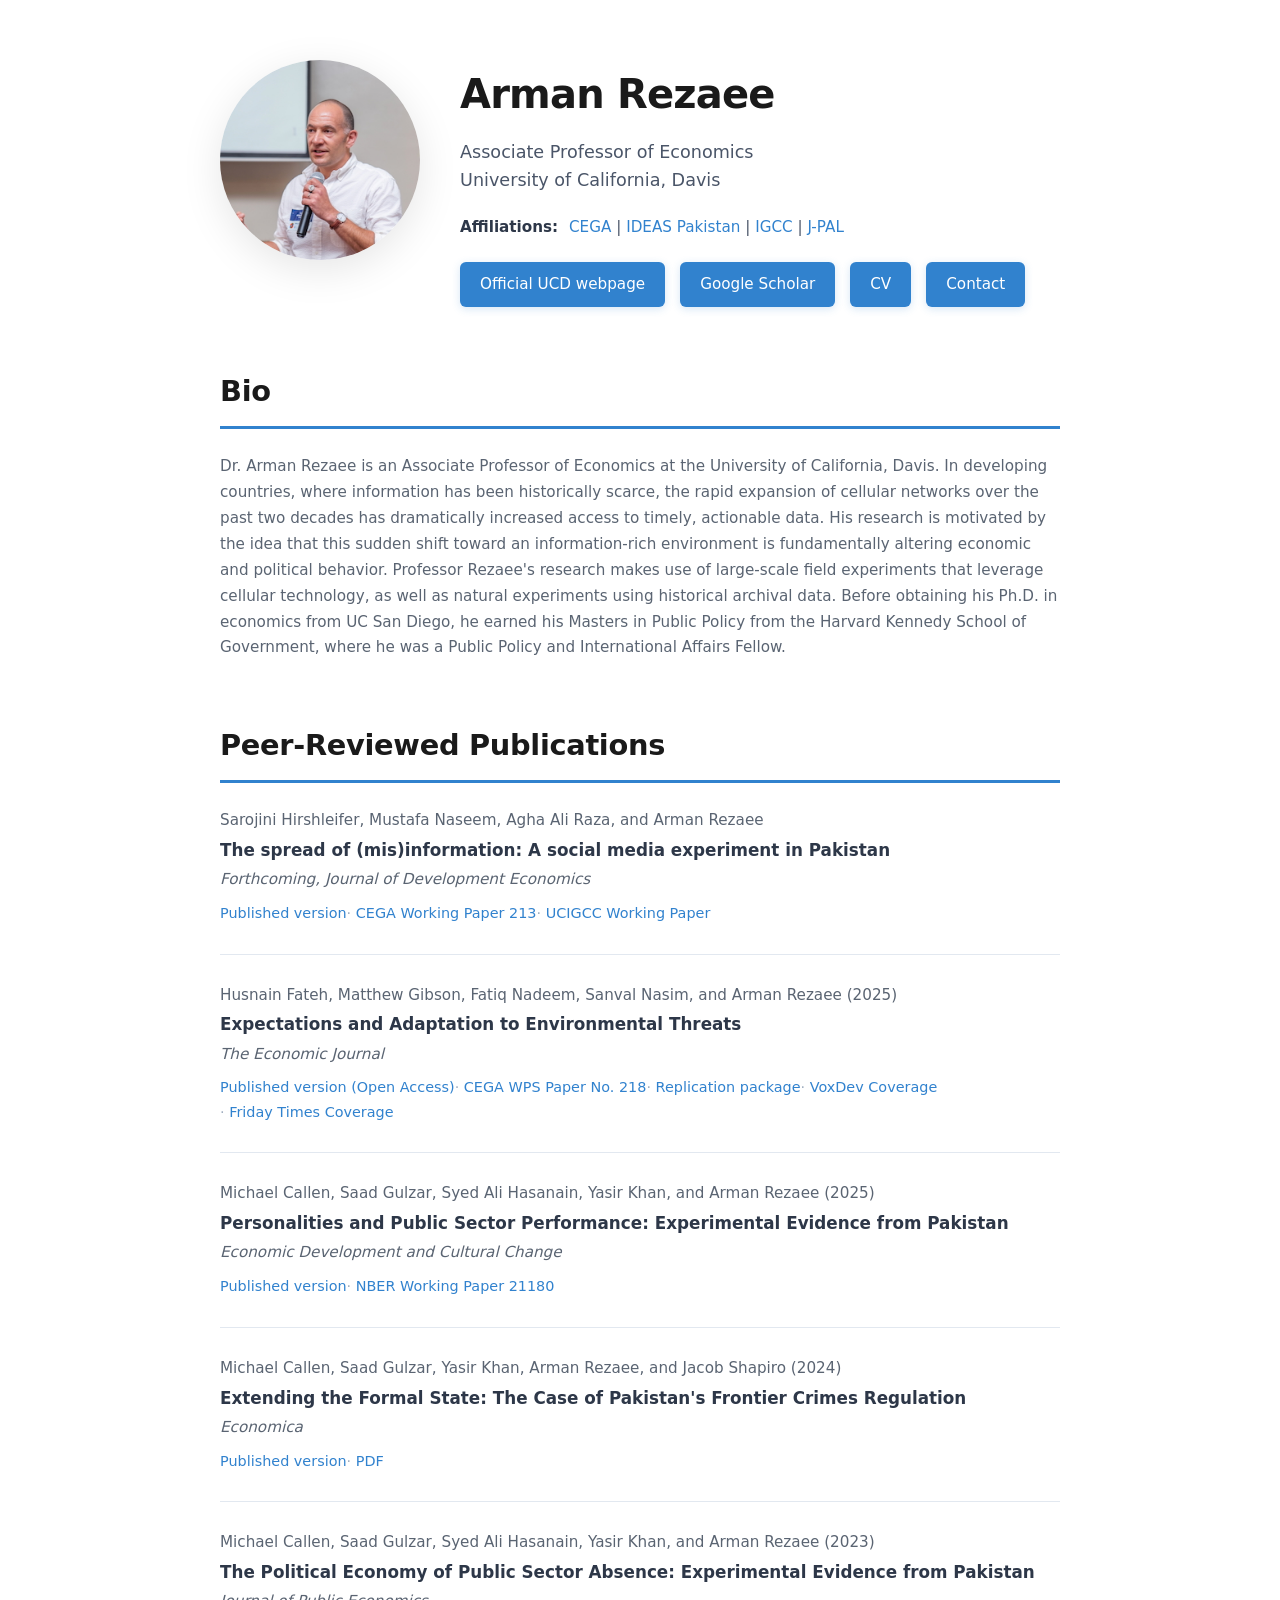
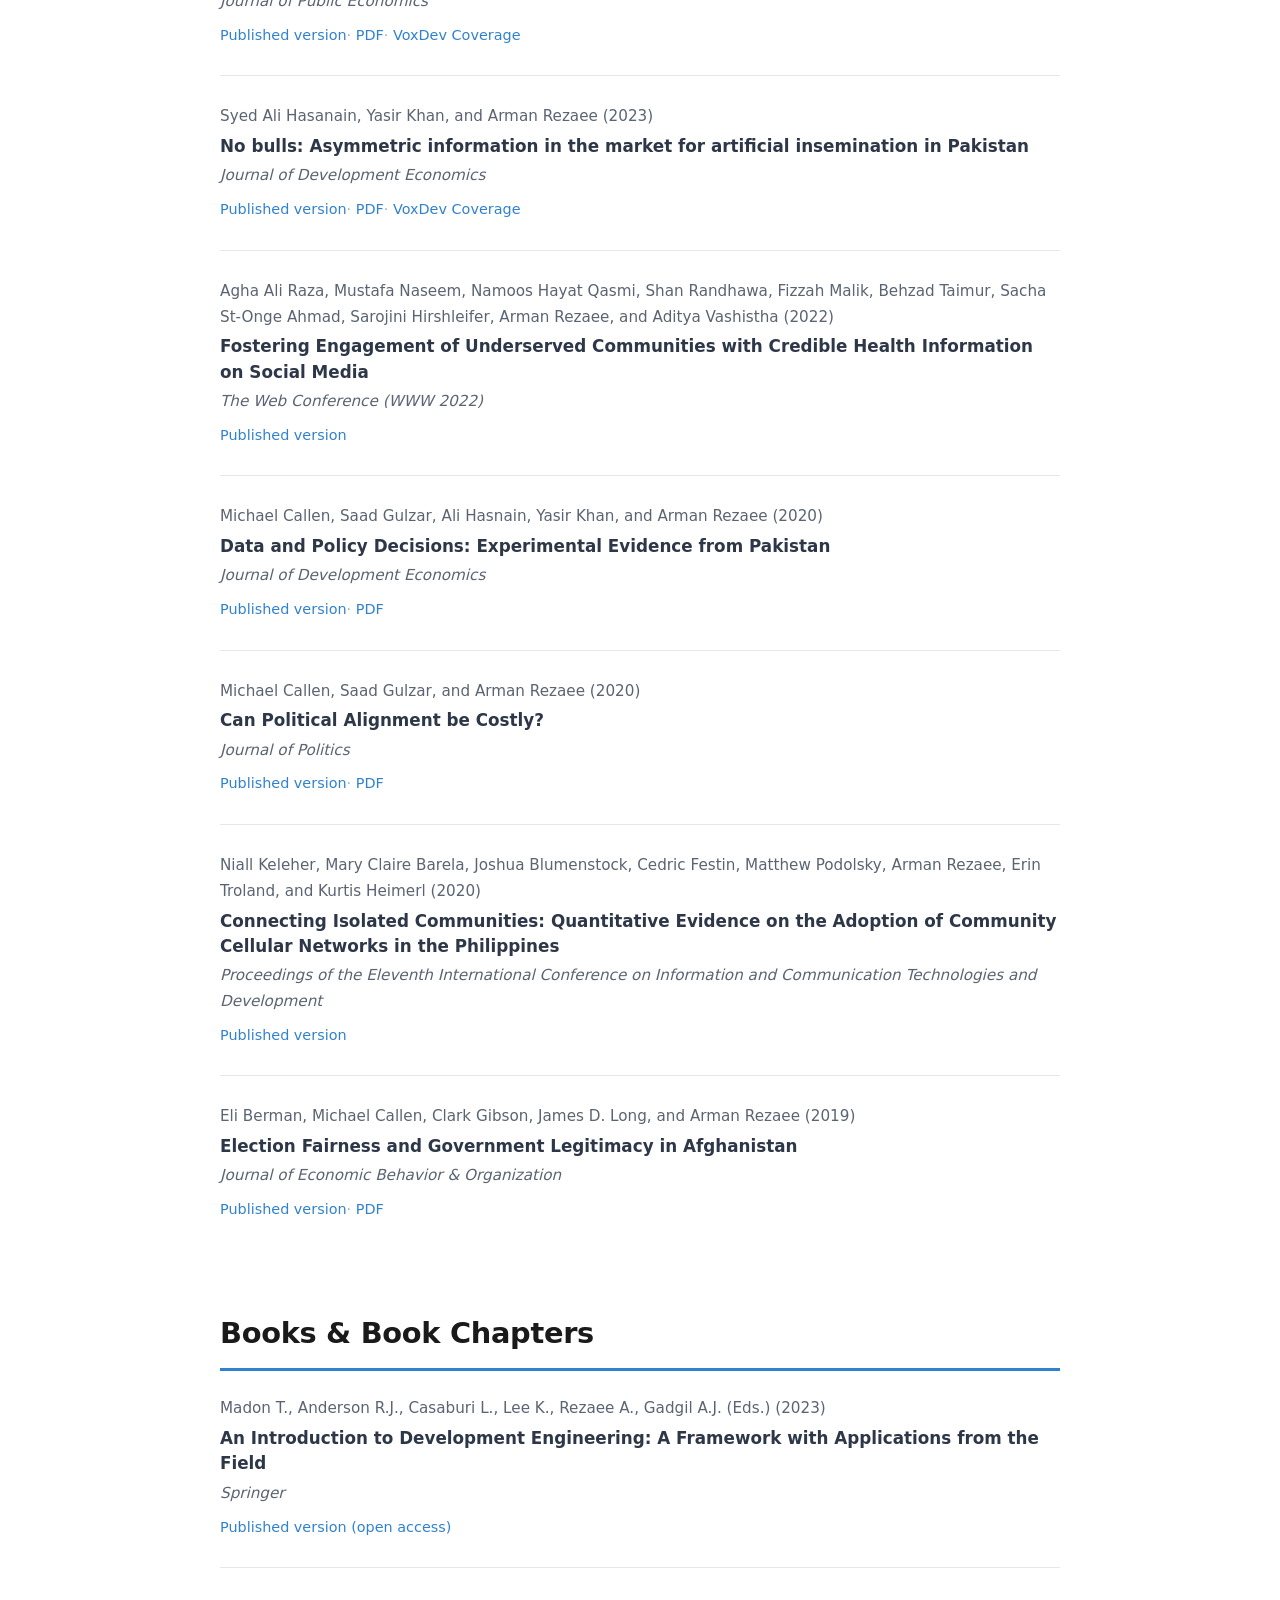
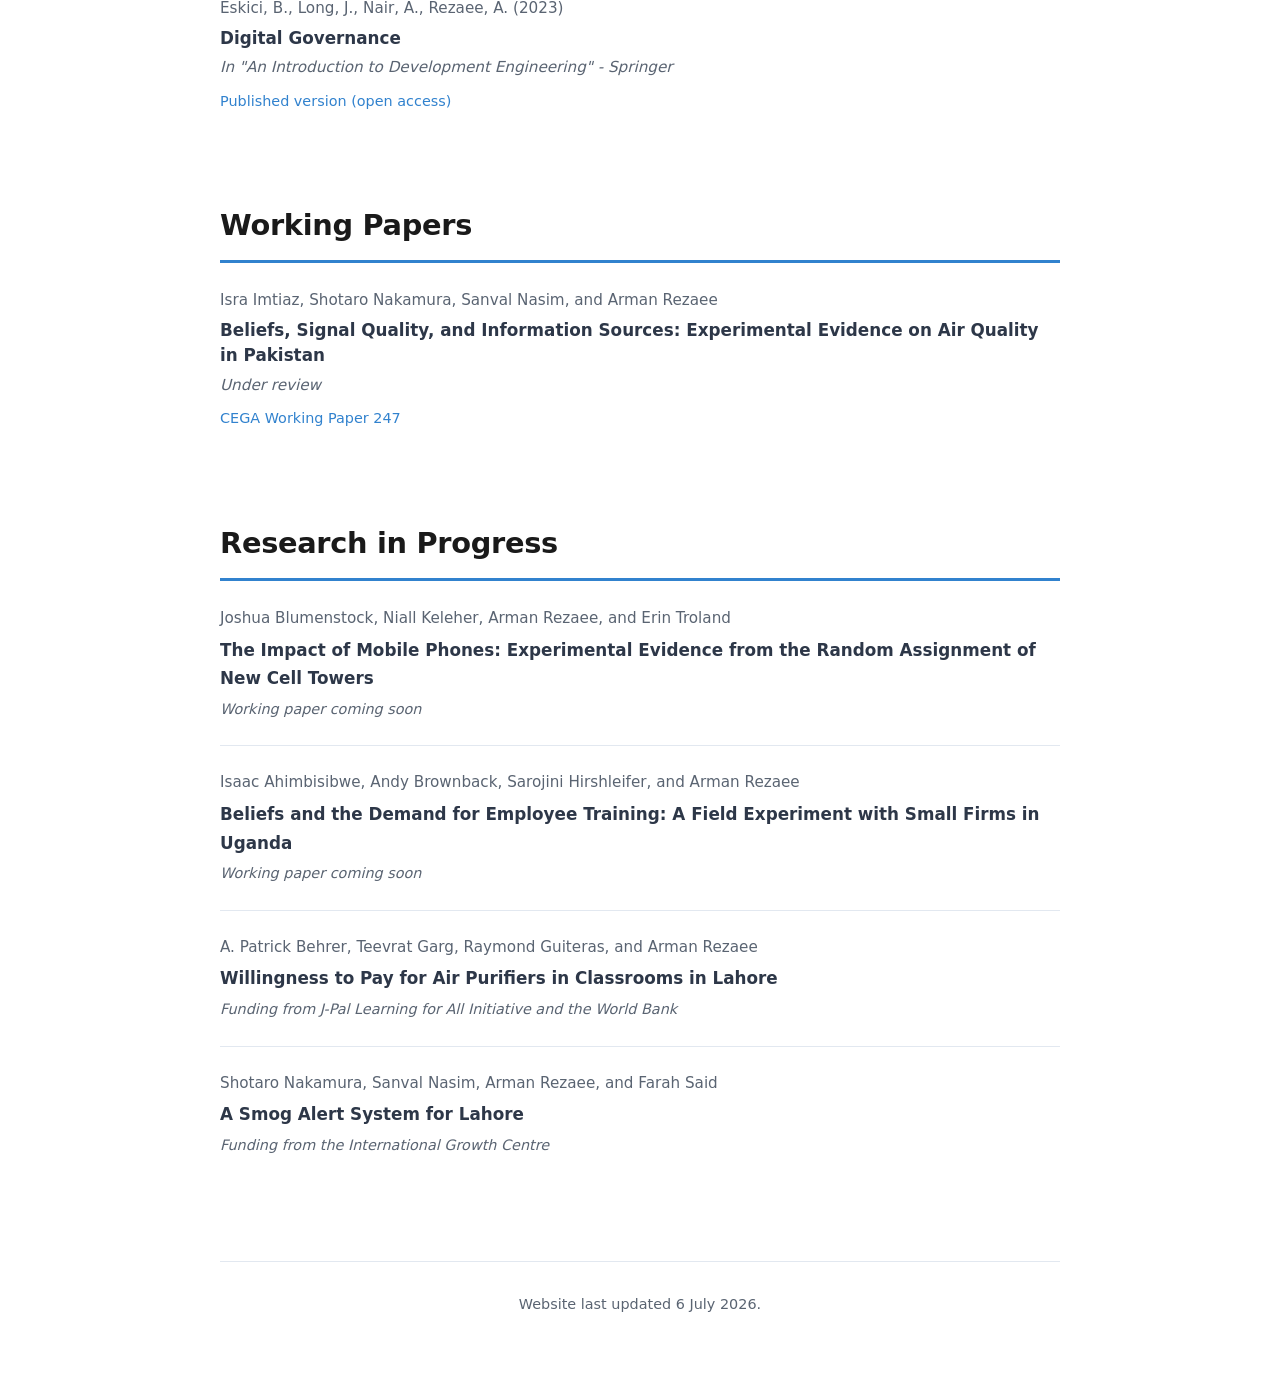
<file: index.html>
<!DOCTYPE html>
<html lang="en">
<head>
    <!-- Google tag (gtag.js) - Analytics tracking -->
    <script async src="https://www.googletagmanager.com/gtag/js?id=G-C34K1GCN76"></script>
    <script>
      window.dataLayer = window.dataLayer || [];
      function gtag(){dataLayer.push(arguments);}
      gtag('js', new Date());
      gtag('config', 'G-C34K1GCN76');
    </script>
    
    <meta charset="UTF-8">
    <meta name="viewport" content="width=device-width, initial-scale=1.0">
    <title>Arman Rezaee | Associate Professor of Economics, UC Davis</title>
    <meta name="description" content="Associate Professor of Economics at UC Davis. Field and natural experiments on information, governance, and economic development in Pakistan and beyond.">
    <meta name="author" content="Arman Rezaee">
    <link rel="canonical" href="https://armanrezaee.github.io/">

    <!-- Favicon: "AR" monogram on a blue tile -->
    <link rel="icon" href="data:image/svg+xml,<svg xmlns='http://www.w3.org/2000/svg' viewBox='0 0 64 64'><rect width='64' height='64' rx='12' fill='%233182ce'/><text x='50%25' y='54%25' font-family='-apple-system,Segoe UI,sans-serif' font-size='30' font-weight='700' fill='white' text-anchor='middle' dominant-baseline='middle'>AR</text></svg>">

    <!-- Open Graph / social preview -->
    <meta property="og:type" content="website">
    <meta property="og:site_name" content="Arman Rezaee">
    <meta property="og:title" content="Arman Rezaee | Associate Professor of Economics, UC Davis">
    <meta property="og:description" content="Field and natural experiments on information, governance, and economic development.">
    <meta property="og:url" content="https://armanrezaee.github.io/">
    <meta property="og:image" content="https://armanrezaee.github.io/images/og-card.png">
    <meta property="og:image:width" content="1200">
    <meta property="og:image:height" content="630">
    <meta property="og:image:alt" content="Arman Rezaee — Associate Professor of Economics, University of California, Davis">
    <meta name="twitter:card" content="summary_large_image">
    <meta name="twitter:title" content="Arman Rezaee | Associate Professor of Economics, UC Davis">
    <meta name="twitter:description" content="Field and natural experiments on information, governance, and economic development.">
    <meta name="twitter:image" content="https://armanrezaee.github.io/images/og-card.png">
    <style>
        /* Reset default browser styles for consistency */
        * {
            margin: 0;
            padding: 0;
            box-sizing: border-box;
        }

        /* Main body styling - sets font and background */
        body {
            font-family: -apple-system, BlinkMacSystemFont, 'Segoe UI', system-ui, sans-serif;
            line-height: 1.7;
            color: #1a1a1a;
            background: #ffffff;
        }

        /* Container that centers content and adds padding */
        .container {
            max-width: 900px;
            margin: 0 auto;
            padding: 60px 30px;
        }

        /* Header section with profile photo and info */
        header {
            margin-bottom: 60px;
            display: flex;
            gap: 40px;
            align-items: flex-start;
            flex-wrap: wrap;
        }

        /* Profile photo wrapper */
        .profile-photo {
            flex-shrink: 0;
        }

        /* Profile photo styling - circular with shadow and hover effect */
        .profile-photo img {
            width: 200px;
            height: 200px;
            object-fit: cover;
            border-radius: 50%;
            box-shadow: 0 10px 40px rgba(0,0,0,0.1);
            transition: transform 0.3s ease, box-shadow 0.3s ease;
        }

        /* Hover effect - lifts photo slightly */
        .profile-photo img:hover {
            transform: translateY(-5px);
            box-shadow: 0 15px 50px rgba(0,0,0,0.15);
        }

        /* Header text content area */
        .header-content {
            flex: 1;
            min-width: 300px;
        }

        /* Main name heading */
        h1 {
            font-size: 2.5em;
            font-weight: 700;
            color: #1a1a1a;
            margin-bottom: 10px;
            letter-spacing: -0.02em;
        }

        /* Job title and university */
        .subtitle {
            font-size: 1.1em;
            font-weight: 500;
            color: #4a5568;
            margin-bottom: 20px;
            line-height: 1.6;
        }

        /* Affiliates inline text */
        .affiliates {
            margin: 12px 0;
            color: #4a5568;
            font-size: 0.95em;
            line-height: 1.8;
        }

        .affiliates strong {
            color: #2d3748;
            margin-right: 6px;
        }

        .affiliates a {
            color: #3182ce;
            text-decoration: none;
        }

        .affiliates a:hover {
            text-decoration: underline;
        }

        /* Container for quick access buttons (CV, Scholar, etc) */
        .quick-links {
            display: flex;
            gap: 15px;
            flex-wrap: wrap;
            margin-top: 20px;
        }

        /* Styled buttons for quick links */
        .quick-links a {
            display: inline-block;
            padding: 10px 20px;
            background: #3182ce;
            color: white;
            text-decoration: none;
            border-radius: 6px;
            font-weight: 500;
            font-size: 0.95em;
            transition: all 0.3s ease;
            box-shadow: 0 2px 8px rgba(49, 130, 206, 0.2);
        }

        /* Hover effect - darkens and lifts buttons */
        .quick-links a:hover {
            background: #2c5aa0;
            transform: translateY(-2px);
            box-shadow: 0 4px 12px rgba(49, 130, 206, 0.3);
        }

        /* Main content sections (Bio, Publications, etc) */
        section {
            margin-bottom: 60px;
        }

        /* Section headings with blue underline */
        h2 {
            font-size: 1.8em;
            font-weight: 700;
            color: #1a1a1a;
            margin-bottom: 25px;
            padding-bottom: 10px;
            border-bottom: 3px solid #3182ce;
            letter-spacing: -0.01em;
        }

        /* Subsection headings */
        h3 {
            font-size: 1.4em;
            font-weight: 600;
            color: #2d3748;
            margin-bottom: 20px;
            margin-top: 40px;
        }

        /* Regular paragraph text */
        p {
            margin-bottom: 20px;
            color: #4a5568;
            font-size: 1.05em;
        }

        /* Bio text - plain, smaller, and less prominent */
        .bio-text p {
            font-size: 0.95em;
            color: #5a6472;
        }

        /* Individual publication entry */
        .publication {
            margin-bottom: 28px;
            padding-bottom: 28px;
            border-bottom: 1px solid #e2e8f0;
        }

        .publication:last-child {
            border-bottom: none;
        }

        /* Author names in publication */
        .publication-authors {
            color: #5a6472;
            margin-bottom: 4px;
            font-size: 0.95em;
        }

        /* Publication title */
        .publication-title {
            font-weight: 600;
            color: #2d3748;
            margin-bottom: 4px;
            font-size: 1.05em;
            line-height: 1.5;
        }

        /* Journal or venue name (italicized) */
        .publication-venue {
            font-style: italic;
            color: #5a6472;
            margin-bottom: 8px;
            font-size: 0.95em;
        }

        /* Publication links as simple inline text links */
        .publication-links {
            display: flex;
            gap: 0;
            flex-wrap: wrap;
            margin-top: 6px;
            font-size: 0.9em;
        }

        .publication-links a {
            color: #3182ce;
            text-decoration: none;
        }

        .publication-links a:hover {
            text-decoration: underline;
        }

        .publication-links a + a::before {
            content: " · ";
            color: #a0aec0;
        }

        /* Work-in-progress entries */
        .wip {
            margin-bottom: 24px;
            padding-bottom: 24px;
            border-bottom: 1px solid #e2e8f0;
        }

        .wip:last-child {
            border-bottom: none;
        }

        /* Title for work-in-progress items */
        .wip-title {
            font-weight: 600;
            color: #2d3748;
            margin-bottom: 4px;
            font-size: 1.05em;
        }

        /* Status text */
        .wip-status {
            color: #5a6472;
            font-size: 0.9em;
            font-style: italic;
        }

        /* Footer with last updated date */
        footer {
            margin-top: 80px;
            padding-top: 30px;
            border-top: 1px solid #e2e8f0;
            text-align: center;
            color: #5a6472;
            font-size: 0.9em;
        }

        /* Responsive design for mobile devices */
        @media (max-width: 768px) {
            .container {
                padding: 40px 20px;
            }

            /* Stack header vertically on mobile */
            header {
                flex-direction: column;
                align-items: center;
                text-align: center;
            }

            /* Smaller heading on mobile */
            h1 {
                font-size: 2em;
            }

            /* Center buttons on mobile */
            .quick-links {
                justify-content: center;
            }

            /* nothing to override for mobile now */
        }

        /* Dark mode - respects the visitor's system theme */
        @media (prefers-color-scheme: dark) {
            body {
                background: #16181d;
                color: #e2e8f0;
            }
            h1,
            .publication-title,
            .wip-title {
                color: #f7fafc;
            }
            h2,
            h3 {
                color: #edf2f7;
            }
            h2 {
                border-bottom-color: #4299e1;
            }
            .subtitle,
            p {
                color: #cbd5e0;
            }
            .affiliates,
            .affiliates strong {
                color: #cbd5e0;
            }
            .bio-text p,
            .publication-authors,
            .publication-venue,
            .wip-status,
            footer {
                color: #a0aec0;
            }
            .publication,
            .wip {
                border-bottom-color: #2d3748;
            }
            footer {
                border-top-color: #2d3748;
            }
            .affiliates a,
            .publication-links a {
                color: #63b3ed;
            }
            .publication-links a + a::before {
                color: #4a5568;
            }
            .quick-links a:hover {
                background: #4299e1;
            }
            .profile-photo img {
                box-shadow: 0 10px 40px rgba(0, 0, 0, 0.55);
            }
        }
    </style>
</head>
<body>
    <div class="container">
        <header>
            <div class="profile-photo">
                <img src="images/SM-5340.jpeg" alt="Arman Rezaee">
            </div>
            <div class="header-content">
                <h1>Arman Rezaee</h1>
                <p class="subtitle">Associate Professor of Economics<br>University of California, Davis</p>
                
                <div class="affiliates">
                    <strong>Affiliations:</strong>
                    <a href="https://cega.berkeley.edu/user-type/faculty-affiliates/" target="_blank" rel="noopener">CEGA</a> |
                    <a href="https://ideasdev.org/people/dr-arman-rezaee/" target="_blank" rel="noopener">IDEAS Pakistan</a> |
                    <a href="https://ucigcc.org/people/arman-rezaee/" target="_blank" rel="noopener">IGCC</a> |
                    <a href="https://www.povertyactionlab.org/person/rezaee" target="_blank" rel="noopener">J-PAL</a>
                </div>

                <div class="quick-links">
                    <a href="https://economics.ucdavis.edu/people/abrezaee" target="_blank" rel="noopener">Official UCD webpage</a>
                    <a href="https://scholar.google.com/citations?user=eKCS96gAAAAJ&hl=en" target="_blank" rel="noopener">Google Scholar</a>
                    <a href="cv.html">CV</a>
                    <a href="mailto:abrezaee@ucdavis.edu">Contact</a>
                </div>
            </div>
        </header>

        <section>
            <h2>Bio</h2>
            <div class="bio-text">
                <p>Dr. Arman Rezaee is an Associate Professor of Economics at the University of California, Davis. In developing countries, where information has been historically scarce, the rapid expansion of cellular networks over the past two decades has dramatically increased access to timely, actionable data. His research is motivated by the idea that this sudden shift toward an information-rich environment is fundamentally altering economic and political behavior. Professor Rezaee's research makes use of large-scale field experiments that leverage cellular technology, as well as natural experiments using historical archival data. Before obtaining his Ph.D. in economics from UC San Diego, he earned his Masters in Public Policy from the Harvard Kennedy School of Government, where he was a Public Policy and International Affairs Fellow.</p>
            </div>
        </section>

        <section>
            <h2>Peer-Reviewed Publications</h2>

            <div class="publication">
                <div class="publication-authors">Sarojini Hirshleifer, Mustafa Naseem, Agha Ali Raza, and Arman Rezaee</div>
                <div class="publication-title">The spread of (mis)information: A social media experiment in Pakistan</div>
                <div class="publication-venue">Forthcoming, Journal of Development Economics</div>
                <div class="publication-links">
                    <a href="https://www.sciencedirect.com/science/article/abs/pii/S0304387826000672?DGCID=STMJ_220042_AUTH_SERV_PPUB&lid=jua9g5tkojjo&utm_campaign=STMJ_220042_AUTH_SERV_PPUB&utm_content=07bab9e4-c31e-408b-afa5-1c9ca0f269ca&utm_medium=email&utm_source=braze&utm_term=07bab9e4-c31e-408b-afa5-1c9ca0f269ca" target="_blank" rel="noopener">Published version</a>
                    <a href="https://escholarship.org/uc/item/9v98h6zt#main" target="_blank" rel="noopener">CEGA Working Paper 213</a>
                    <a href="https://ucigcc.org/publication/the-spread-of-misinformation-a-social-media-experiment-in-pakistan/" target="_blank" rel="noopener">UCIGCC Working Paper</a>
                </div>
            </div>

            <div class="publication">
                <div class="publication-authors">Husnain Fateh, Matthew Gibson, Fatiq Nadeem, Sanval Nasim, and Arman Rezaee (2025)</div>
                <div class="publication-title">Expectations and Adaptation to Environmental Threats</div>
                <div class="publication-venue">The Economic Journal</div>
                <div class="publication-links">
                    <a href="https://academic.oup.com/ej/advance-article/doi/10.1093/ej/ueaf071/8239786?utm_source=authortollfreelink&utm_campaign=ej&utm_medium=email&guestAccessKey=a9b61781-d56a-4d4d-9c01-4e637fdb13ad" target="_blank" rel="noopener">Published version (Open Access)</a>
                    <a href="https://doi.org/10.26085/C3K88B" target="_blank" rel="noopener">CEGA WPS Paper No. 218</a>
                    <a href="https://doi.org/10.5281/zenodo.16748581" target="_blank" rel="noopener">Replication package</a>
                    <a href="https://voxdev.org/topic/energy-environment/information-and-training-helps-individuals-forecast-and-adapt-air" target="_blank" rel="noopener">VoxDev Coverage</a>
                    <a href="https://thefridaytimes.com/21-Sep-2023/avoiding-air-pollution" target="_blank" rel="noopener">Friday Times Coverage</a>
                </div>
            </div>

            <div class="publication">
                <div class="publication-authors">Michael Callen, Saad Gulzar, Syed Ali Hasanain, Yasir Khan, and Arman Rezaee (2025)</div>
                <div class="publication-title">Personalities and Public Sector Performance: Experimental Evidence from Pakistan</div>
                <div class="publication-venue">Economic Development and Cultural Change</div>
                <div class="publication-links">
                    <a href="https://www.journals.uchicago.edu/doi/10.1086/731673" target="_blank" rel="noopener">Published version</a>
                    <a href="https://www.nber.org/papers/w21180" target="_blank" rel="noopener">NBER Working Paper 21180</a>
                </div>
            </div>

            <div class="publication">
                <div class="publication-authors">Michael Callen, Saad Gulzar, Yasir Khan, Arman Rezaee, and Jacob Shapiro (2024)</div>
                <div class="publication-title">Extending the Formal State: The Case of Pakistan's Frontier Crimes Regulation</div>
                <div class="publication-venue">Economica</div>
                <div class="publication-links">
                    <a href="https://onlinelibrary.wiley.com/doi/10.1111/ecca.12527" target="_blank" rel="noopener">Published version</a>
                    <a href="pdfs/fcr_draft_190930.pdf" target="_blank" rel="noopener">PDF</a>
                </div>
            </div>

            <div class="publication">
                <div class="publication-authors">Michael Callen, Saad Gulzar, Syed Ali Hasanain, Yasir Khan, and Arman Rezaee (2023)</div>
                <div class="publication-title">The Political Economy of Public Sector Absence: Experimental Evidence from Pakistan</div>
                <div class="publication-venue">Journal of Public Economics</div>
                <div class="publication-links">
                    <a href="https://www.sciencedirect.com/science/article/pii/S004727272200189X" target="_blank" rel="noopener">Published version</a>
                    <a href="pdfs/PE_absence_final.pdf" target="_blank" rel="noopener">PDF</a>
                    <a href="https://voxdev.org/topic/institutions-political-economy/public-sector-absenteeism-politics-and-patronage-pakistan" target="_blank" rel="noopener">VoxDev Coverage</a>
                </div>
            </div>

            <div class="publication">
                <div class="publication-authors">Syed Ali Hasanain, Yasir Khan, and Arman Rezaee (2023)</div>
                <div class="publication-title">No bulls: Asymmetric information in the market for artificial insemination in Pakistan</div>
                <div class="publication-venue">Journal of Development Economics</div>
                <div class="publication-links">
                    <a href="https://www.sciencedirect.com/science/article/abs/pii/S0304387822001419" target="_blank" rel="noopener">Published version</a>
                    <a href="pdfs/livestock_JDE_second_revision.pdf" target="_blank" rel="noopener">PDF</a>
                    <a href="https://voxdev.org/topic/agriculture/udder-success-empowering-farmers-through-information-veterinarian-quality" target="_blank" rel="noopener">VoxDev Coverage</a>
                </div>
            </div>

            <div class="publication">
                <div class="publication-authors">Agha Ali Raza, Mustafa Naseem, Namoos Hayat Qasmi, Shan Randhawa, Fizzah Malik, Behzad Taimur, Sacha St-Onge Ahmad, Sarojini Hirshleifer, Arman Rezaee, and Aditya Vashistha (2022)</div>
                <div class="publication-title">Fostering Engagement of Underserved Communities with Credible Health Information on Social Media</div>
                <div class="publication-venue">The Web Conference (WWW 2022)</div>
                <div class="publication-links">
                    <a href="https://dl.acm.org/doi/abs/10.1145/3485447.3512267?casa_token=7DTgYo6stbMAAAAA:FZ7azsh8oXVnimlPw507LNu2SoPX1bnqjTDEQZZBtJYEDlnT77UlWz_gERtrb6uXA9K1-hhufPJC1mY" target="_blank" rel="noopener">Published version</a>
                </div>
            </div>

            <div class="publication">
                <div class="publication-authors">Michael Callen, Saad Gulzar, Ali Hasnain, Yasir Khan, and Arman Rezaee (2020)</div>
                <div class="publication-title">Data and Policy Decisions: Experimental Evidence from Pakistan</div>
                <div class="publication-venue">Journal of Development Economics</div>
                <div class="publication-links">
                    <a href="https://www.sciencedirect.com/science/article/abs/pii/S0304387820300985" target="_blank" rel="noopener">Published version</a>
                    <a href="pdfs/data_policy_decisions.pdf" target="_blank" rel="noopener">PDF</a>
                </div>
            </div>

            <div class="publication">
                <div class="publication-authors">Michael Callen, Saad Gulzar, and Arman Rezaee (2020)</div>
                <div class="publication-title">Can Political Alignment be Costly?</div>
                <div class="publication-venue">Journal of Politics</div>
                <div class="publication-links">
                    <a href="https://www.journals.uchicago.edu/doi/abs/10.1086/706890?af=R&mobileUi=0" target="_blank" rel="noopener">Published version</a>
                    <a href="pdfs/Political_Alignment_jop.pdf" target="_blank" rel="noopener">PDF</a>
                </div>
            </div>

            <div class="publication">
                <div class="publication-authors">Niall Keleher, Mary Claire Barela, Joshua Blumenstock, Cedric Festin, Matthew Podolsky, Arman Rezaee, Erin Troland, and Kurtis Heimerl (2020)</div>
                <div class="publication-title">Connecting Isolated Communities: Quantitative Evidence on the Adoption of Community Cellular Networks in the Philippines</div>
                <div class="publication-venue">Proceedings of the Eleventh International Conference on Information and Communication Technologies and Development</div>
                <div class="publication-links">
                    <a href="https://dl.acm.org/doi/abs/10.1145/3392561.3394645" target="_blank" rel="noopener">Published version</a>
                </div>
            </div>

            <div class="publication">
                <div class="publication-authors">Eli Berman, Michael Callen, Clark Gibson, James D. Long, and Arman Rezaee (2019)</div>
                <div class="publication-title">Election Fairness and Government Legitimacy in Afghanistan</div>
                <div class="publication-venue">Journal of Economic Behavior & Organization</div>
                <div class="publication-links">
                    <a href="https://www.sciencedirect.com/science/article/abs/pii/S016726811930318X" target="_blank" rel="noopener">Published version</a>
                    <a href="pdfs/Legitimacy_Oct2019.pdf" target="_blank" rel="noopener">PDF</a>
                </div>
            </div>

        </section>

        <section>
            <h2>Books & Book Chapters</h2>

            <div class="publication">
                <div class="publication-authors">Madon T., Anderson R.J., Casaburi L., Lee K., Rezaee A., Gadgil A.J. (Eds.) (2023)</div>
                <div class="publication-title">An Introduction to Development Engineering: A Framework with Applications from the Field</div>
                <div class="publication-venue">Springer</div>
                <div class="publication-links">
                    <a href="https://link.springer.com/book/10.1007/978-3-030-86065-3" target="_blank" rel="noopener">Published version (open access)</a>
                </div>
            </div>

            <div class="publication">
                <div class="publication-authors">Eskici, B., Long, J., Nair, A., Rezaee, A. (2023)</div>
                <div class="publication-title">Digital Governance</div>
                <div class="publication-venue">In "An Introduction to Development Engineering" - Springer</div>
                <div class="publication-links">
                    <a href="https://link.springer.com/book/10.1007/978-3-030-86065-3" target="_blank" rel="noopener">Published version (open access)</a>
                </div>
            </div>
        </section>

        <section>
            <h2>Working Papers</h2>

            <div class="publication">
                <div class="publication-authors">Isra Imtiaz, Shotaro Nakamura, Sanval Nasim, and Arman Rezaee</div>
                <div class="publication-title">Beliefs, Signal Quality, and Information Sources: Experimental Evidence on Air Quality in Pakistan</div>
                <div class="publication-venue">Under review</div>
                <div class="publication-links">
                    <a href="https://escholarship.org/uc/item/3z476268" target="_blank" rel="noopener">CEGA Working Paper 247</a>
                </div>
            </div>
        </section>

        <section>
            <h2>Research in Progress</h2>

            <div class="wip">
                <div class="publication-authors">Joshua Blumenstock, Niall Keleher, Arman Rezaee, and Erin Troland</div>
                <div class="wip-title">The Impact of Mobile Phones: Experimental Evidence from the Random Assignment of New Cell Towers</div>
                <div class="wip-status">Working paper coming soon</div>
            </div>

            <div class="wip">
                <div class="publication-authors">Isaac Ahimbisibwe, Andy Brownback, Sarojini Hirshleifer, and Arman Rezaee</div>
                <div class="wip-title">Beliefs and the Demand for Employee Training: A Field Experiment with Small Firms in Uganda</div>
                <div class="wip-status">Working paper coming soon</div>
            </div>

            <div class="wip">
                <div class="publication-authors">A. Patrick Behrer, Teevrat Garg, Raymond Guiteras, and Arman Rezaee</div>
                <div class="wip-title">Willingness to Pay for Air Purifiers in Classrooms in Lahore</div>
                <div class="wip-status">Funding from J-Pal Learning for All Initiative and the World Bank</div>
            </div>

            <div class="wip">
                <div class="publication-authors">Shotaro Nakamura, Sanval Nasim, Arman Rezaee, and Farah Said</div>
                <div class="wip-title">A Smog Alert System for Lahore</div>
                <div class="wip-status">Funding from the International Growth Centre</div>
            </div>
        </section>

        <footer>
            Website last updated 6 July 2026.
        </footer>
    </div>
</body>
</html>
</file>
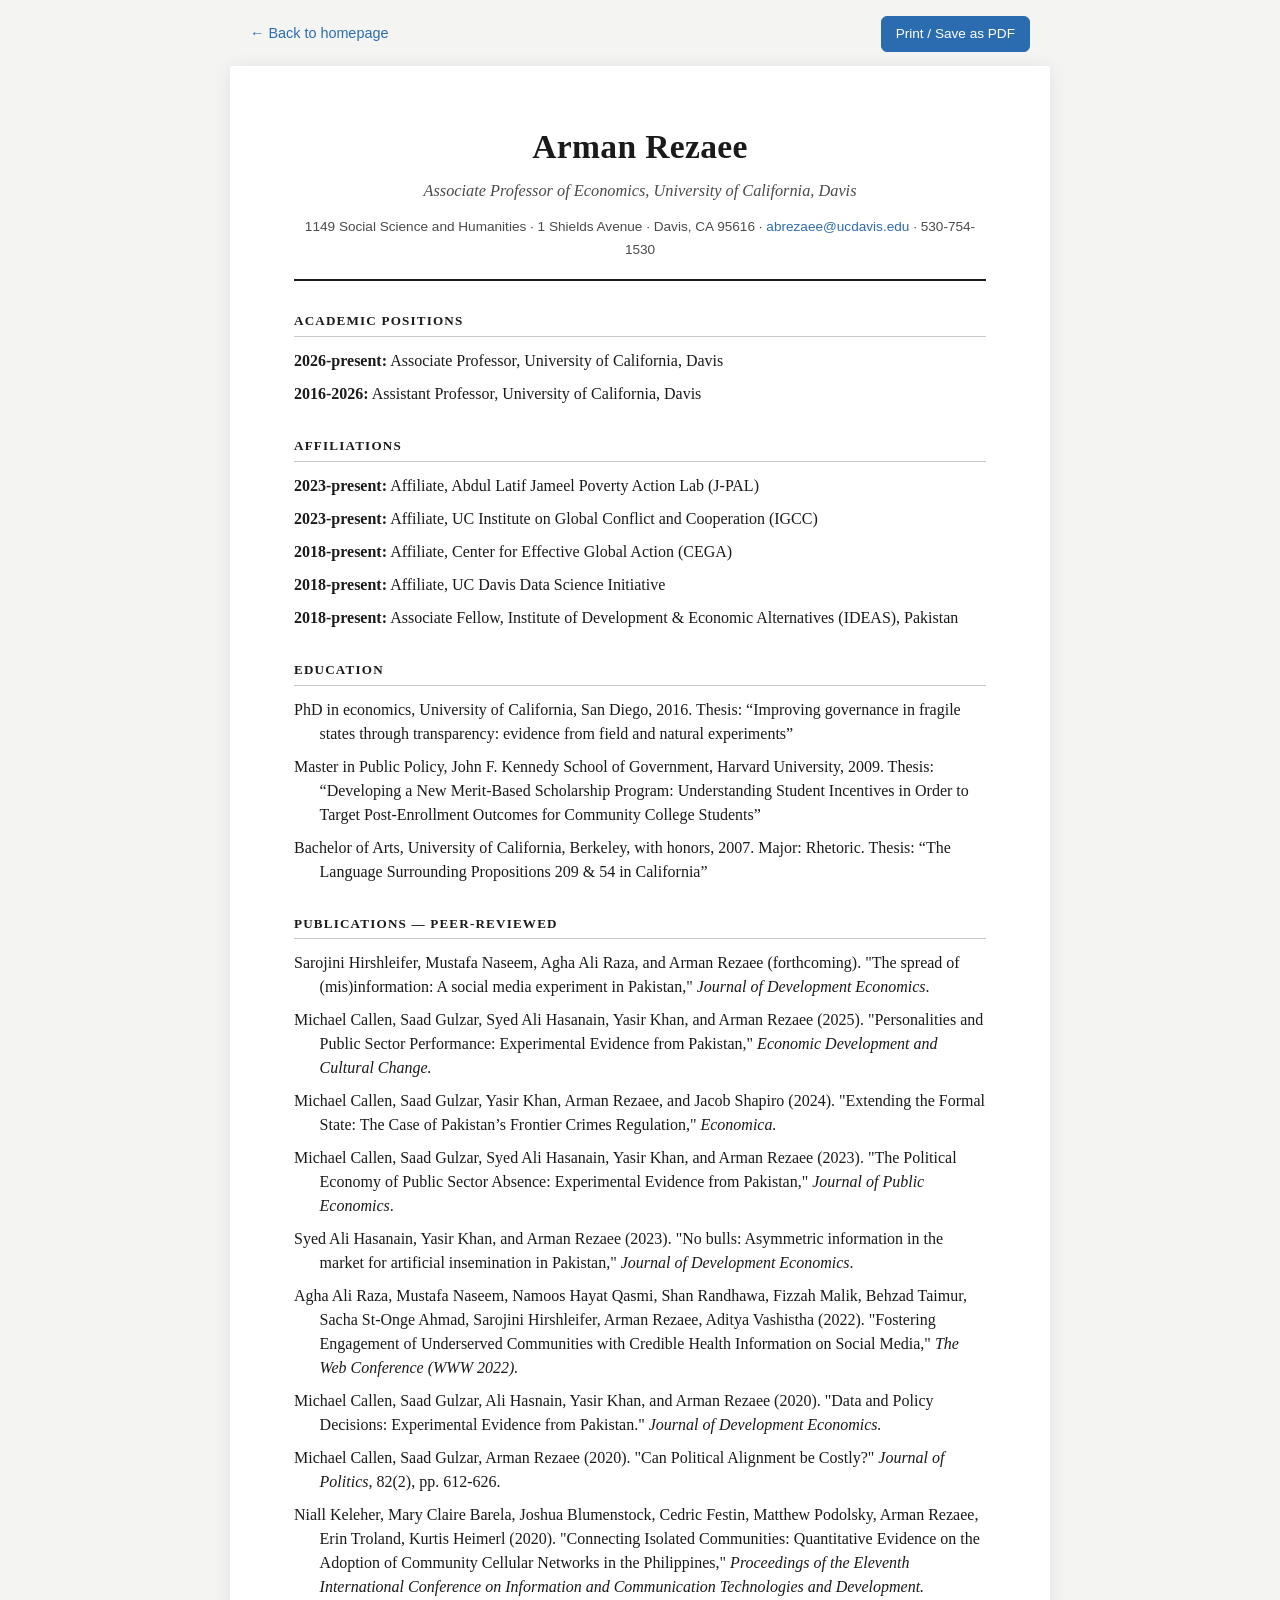
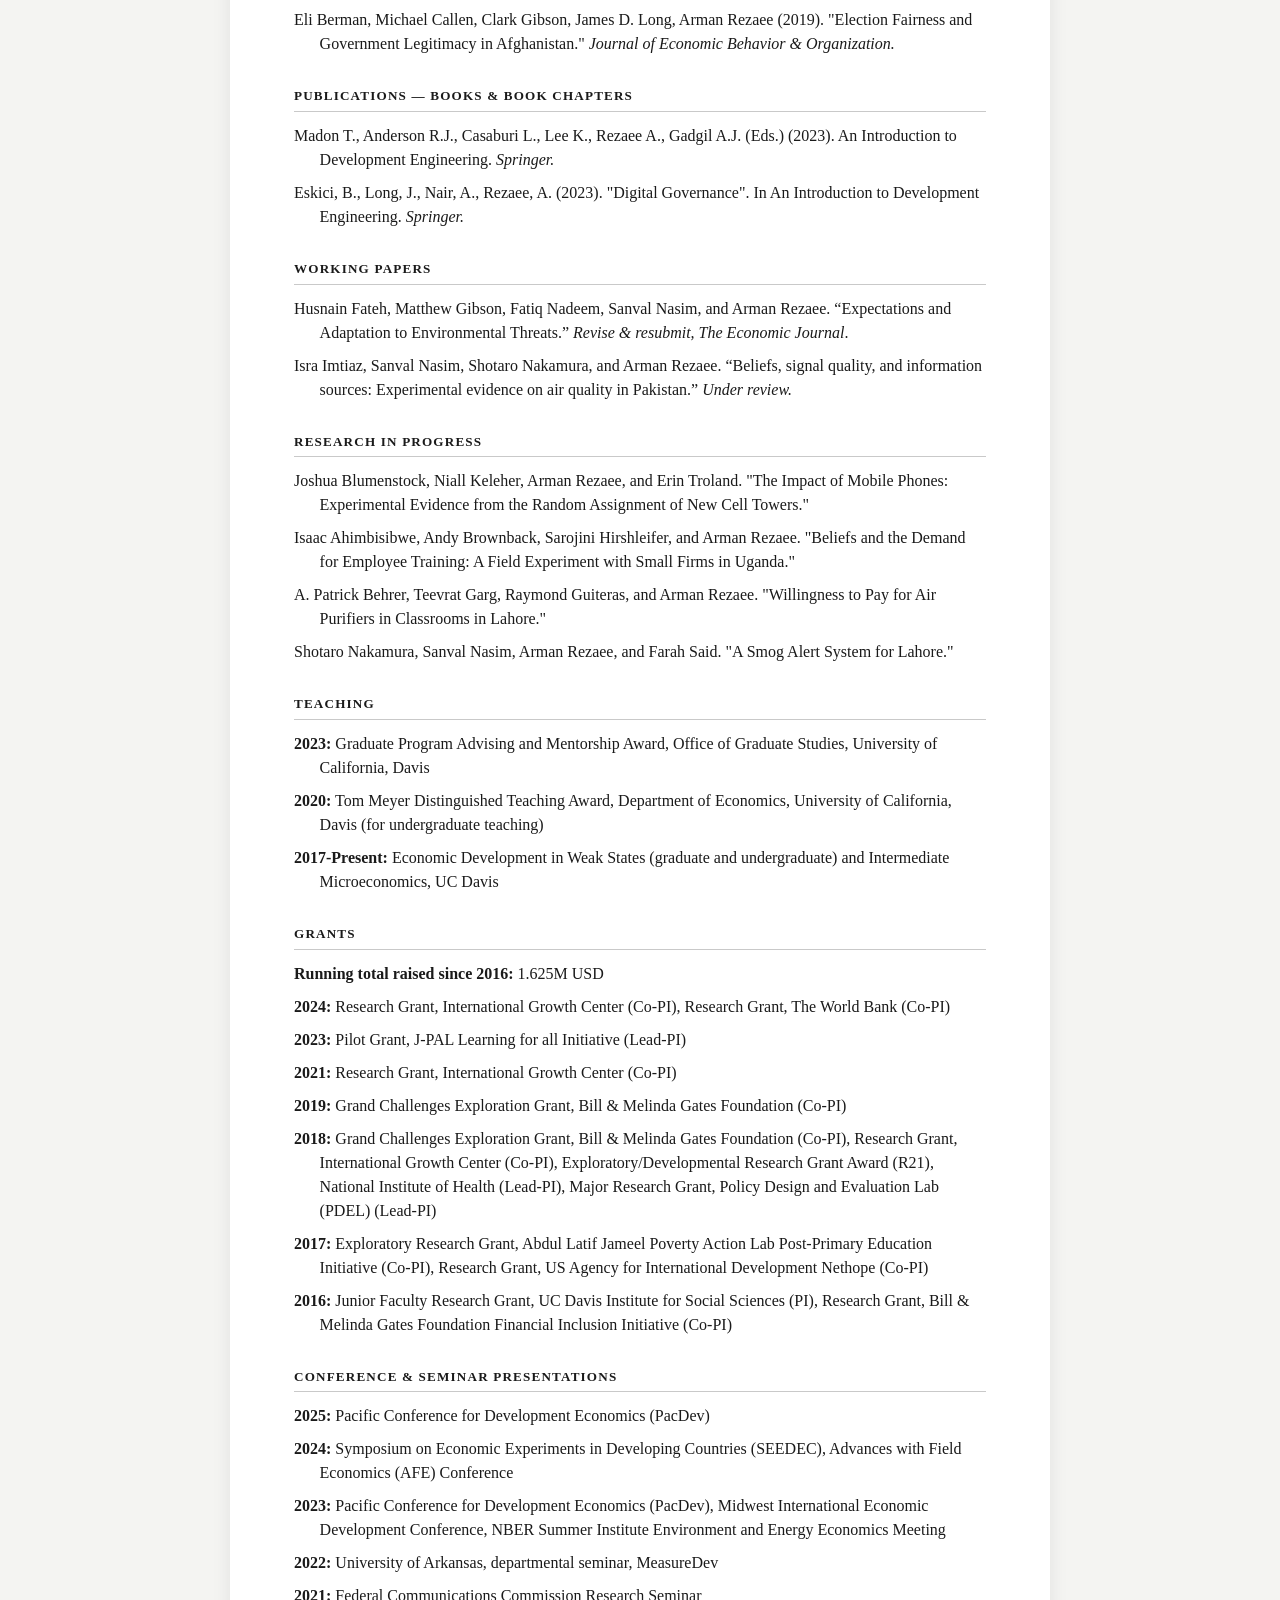
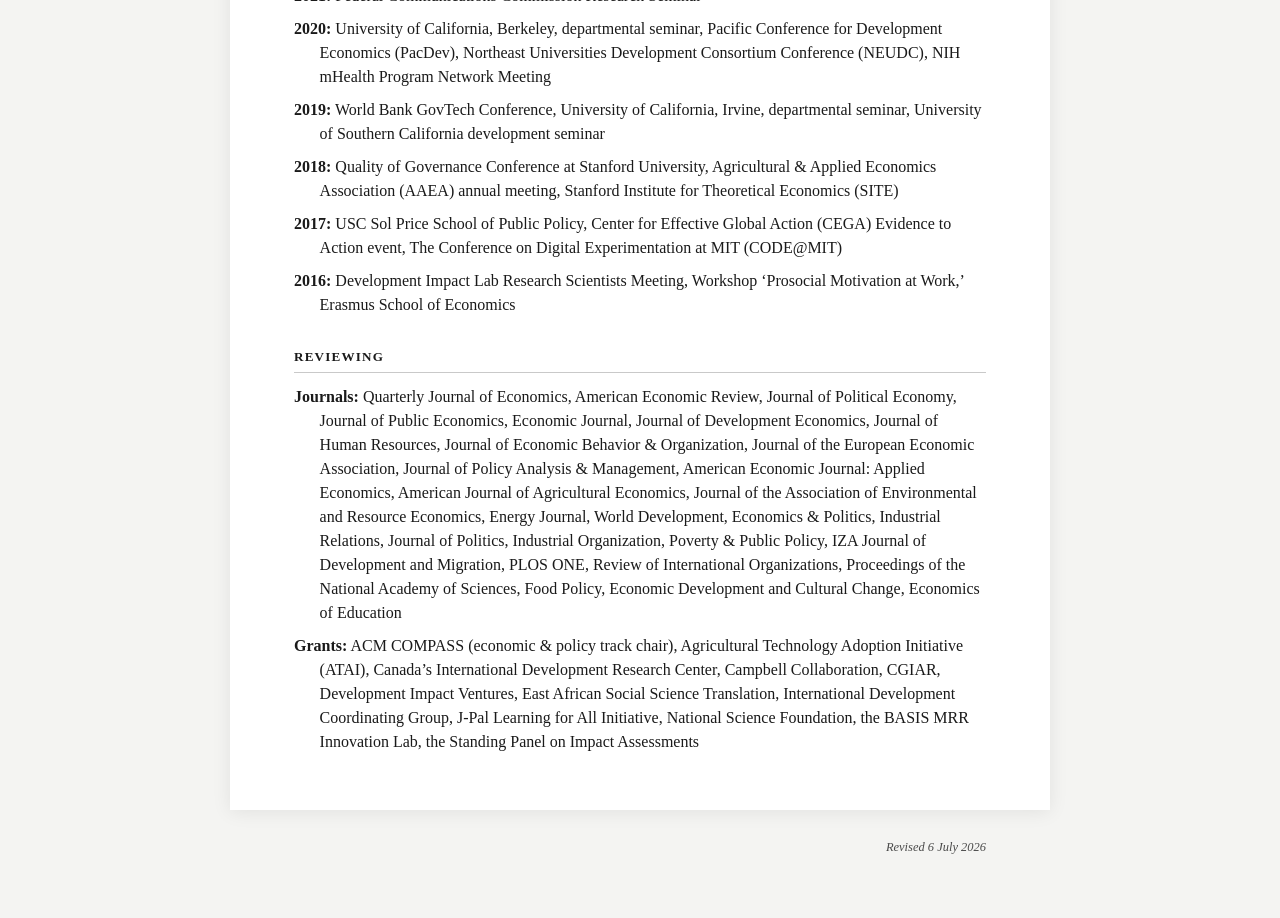
<file: cv.html>
<!DOCTYPE html>
<html lang="en">
<head>
<meta charset="UTF-8">
<meta name="viewport" content="width=device-width, initial-scale=1.0">
<title>Arman Rezaee — Curriculum Vitae</title>
<meta name="description" content="Curriculum vitae of Arman Rezaee, Associate Professor of Economics at the University of California, Davis.">
<link rel="icon" href="data:image/svg+xml,<svg xmlns='http://www.w3.org/2000/svg' viewBox='0 0 64 64'><rect width='64' height='64' rx='12' fill='%233182ce'/><text x='50%25' y='54%25' font-family='-apple-system,Segoe UI,sans-serif' font-size='30' font-weight='700' fill='white' text-anchor='middle' dominant-baseline='middle'>AR</text></svg>">
<style>
  * { margin:0; padding:0; box-sizing:border-box; }
  :root { --ink:#1a1a1a; --muted:#4a4a4a; --rule:#c9c9c9; --accent:#2b6cb0; --bg:#f4f4f2; --paper:#ffffff; }
  body { font-family: Georgia, 'Times New Roman', 'Noto Serif', serif; line-height:1.5; color:var(--ink); background:var(--bg); -webkit-font-smoothing:antialiased; }
  .toolbar { max-width:820px; margin:0 auto; padding:16px 20px 0; display:flex; justify-content:space-between; align-items:center; gap:12px; font-family:-apple-system,'Segoe UI',sans-serif; }
  .toolbar a { color:var(--accent); text-decoration:none; font-size:.9rem; }
  .toolbar a:hover { text-decoration:underline; }
  .btn { font:inherit; font-size:.85rem; cursor:pointer; border:1px solid var(--accent); background:var(--accent); color:#fff; padding:7px 14px; border-radius:6px; }
  .btn:hover { background:#245a91; }
  main.cv { max-width:820px; margin:14px auto 24px; background:var(--paper); padding:56px 64px; box-shadow:0 2px 18px rgba(0,0,0,.08); }
  header.masthead { text-align:center; border-bottom:2px solid var(--ink); padding-bottom:18px; margin-bottom:8px; }
  header.masthead h1 { font-size:2.1rem; font-weight:700; letter-spacing:.01em; }
  .tagline { margin-top:6px; font-size:1.02rem; color:var(--muted); font-style:italic; }
  .contact { margin-top:12px; font-size:.85rem; color:var(--muted); line-height:1.7; font-family:-apple-system,'Segoe UI',sans-serif; }
  .contact a { color:var(--accent); text-decoration:none; }
  .contact a:hover { text-decoration:underline; }
  h2 { font-size:.82rem; font-weight:700; text-transform:uppercase; letter-spacing:.09em; color:var(--ink); border-bottom:1px solid var(--rule); padding-bottom:5px; margin:30px 0 12px; }
  ul.entries { list-style:none; }
  ul.entries li { margin:0 0 9px; padding-left:1.6em; text-indent:-1.6em; font-size:1rem; }
  ul.entries li:last-child { margin-bottom:0; }
  em { font-style:italic; } strong { font-weight:700; }
  footer.updated { max-width:820px; margin:0 auto 60px; padding:0 64px; text-align:right; }
  .rev { font-size:.78rem; color:var(--muted); font-style:italic; }
  @media (max-width:640px) {
    main.cv { padding:32px 22px; margin:10px; }
    .toolbar, footer.updated { padding-left:22px; padding-right:22px; }
    header.masthead h1 { font-size:1.7rem; }
  }
  @media (prefers-color-scheme: dark) {
    :root { --bg:#15171c; --paper:#1e2127; --ink:#e6e8eb; --muted:#a7adb6; --rule:#3a3f47; --accent:#79b8f3; }
    main.cv { box-shadow:none; border:1px solid #2a2e35; }
  }
  @media print {
    @page { margin:0.7in; }
    body { background:#fff; color:#000; font-size:10.6pt; line-height:1.4; }
    .toolbar { display:none !important; }
    main.cv { max-width:none; margin:0; padding:0; box-shadow:none; border:0; background:#fff; }
    footer.updated { padding:0; margin:10px 0 0; }
    a { color:#000; text-decoration:none; }
    header.masthead { break-after:avoid; }
    h2 { break-after:avoid; }
    ul.entries li { break-inside:avoid; }
  }
</style>
</head>
<body>
  <nav class="toolbar" aria-label="Page actions">
    <a href="index.html">&larr; Back to homepage</a>
    <button class="btn" type="button" onclick="window.print()">Print / Save as PDF</button>
  </nav>

  <main class="cv">
    <header class="masthead">
      <h1>Arman Rezaee</h1>
      <p class="tagline">Associate Professor of Economics, University of California, Davis</p>
      <p class="contact">1149 Social Science and Humanities &middot; 1 Shields Avenue &middot; Davis, CA 95616 &middot; <a href="mailto:abrezaee@ucdavis.edu">abrezaee@ucdavis.edu</a> &middot; 530-754-1530</p>
    </header>

    <section aria-labelledby="academic-positions">
      <h2 id="academic-positions">Academic Positions</h2>
      <ul class="entries">
        <li><strong>2026-present:</strong> Associate Professor, University of California, Davis</li>
        <li><strong>2016-2026:</strong> Assistant Professor, University of California, Davis</li>
      </ul>
    </section>

    <section aria-labelledby="affiliations">
      <h2 id="affiliations">Affiliations</h2>
      <ul class="entries">
        <li><strong>2023-present:</strong> Affiliate, Abdul Latif Jameel Poverty Action Lab (J-PAL)</li>
        <li><strong>2023-present:</strong> Affiliate, UC Institute on Global Conflict and Cooperation (IGCC)</li>
        <li><strong>2018-present:</strong> Affiliate, Center for Effective Global Action (CEGA)</li>
        <li><strong>2018-present:</strong> Affiliate, UC Davis Data Science Initiative</li>
        <li><strong>2018-present:</strong> Associate Fellow, Institute of Development &amp; Economic Alternatives (IDEAS), Pakistan</li>
      </ul>
    </section>

    <section aria-labelledby="education">
      <h2 id="education">Education</h2>
      <ul class="entries">
        <li>PhD in economics, University of California, San Diego, 2016. Thesis: “Improving governance in fragile states through transparency: evidence from field and natural experiments”</li>
        <li>Master in Public Policy, John F. Kennedy School of Government, Harvard University, 2009. Thesis: “Developing a New Merit-Based Scholarship Program: Understanding Student Incentives in Order to Target Post-Enrollment Outcomes for Community College Students”</li>
        <li>Bachelor of Arts, University of California, Berkeley, with honors, 2007. Major: Rhetoric. Thesis: “The Language Surrounding Propositions 209 &amp; 54 in California”</li>
      </ul>
    </section>

    <section aria-labelledby="publications-peer-reviewed">
      <h2 id="publications-peer-reviewed">Publications — Peer-Reviewed</h2>
      <ul class="entries">
        <li>Sarojini Hirshleifer, Mustafa Naseem, Agha Ali Raza, and Arman Rezaee (forthcoming). &quot;The spread of (mis)information: A social media experiment in Pakistan,&quot; <em>Journal of Development Economics</em>.</li>
        <li>Michael Callen, Saad Gulzar, Syed Ali Hasanain, Yasir Khan, and Arman Rezaee (2025). &quot;Personalities and Public Sector Performance: Experimental Evidence from Pakistan,&quot; <em>Economic Development and Cultural Change</em><em>.</em></li>
        <li>Michael Callen, Saad Gulzar, Yasir Khan, Arman Rezaee, and Jacob Shapiro (2024). &quot;Extending the Formal State: The Case of Pakistan’s Frontier Crimes Regulation,&quot; <em>Economica</em><em>.</em></li>
        <li>Michael Callen, Saad Gulzar, Syed Ali Hasanain, Yasir Khan, and Arman Rezaee (2023). &quot;The Political Economy of Public Sector Absence: Experimental Evidence from Pakistan,&quot; <em>Journal of Public Economics</em>.</li>
        <li>Syed Ali Hasanain, Yasir Khan, and Arman Rezaee (2023). &quot;No bulls: Asymmetric information in the market for artificial insemination in Pakistan,&quot; <em>Journal of Development Economics</em>.</li>
        <li>Agha Ali Raza, Mustafa Naseem, Namoos Hayat Qasmi, Shan Randhawa, Fizzah Malik, Behzad Taimur, Sacha St-Onge Ahmad, Sarojini Hirshleifer, Arman Rezaee, Aditya Vashistha (2022). &quot;Fostering Engagement of Underserved Communities with Credible Health Information on Social Media,&quot; <em>The Web Conference (WWW 2022).</em></li>
        <li>Michael Callen, Saad Gulzar, Ali Hasnain, Yasir Khan, and Arman Rezaee (2020). &quot;Data and Policy Decisions: Experimental Evidence from Pakistan.&quot; <em>Journal of Development Economics.</em></li>
        <li>Michael Callen, Saad Gulzar, Arman Rezaee (2020). &quot;Can Political Alignment be Costly?&quot; <em>Journal of Politics</em>, 82(2), pp. 612-626.</li>
        <li>Niall Keleher, Mary Claire Barela, Joshua Blumenstock, Cedric Festin, Matthew Podolsky, Arman Rezaee, Erin Troland, Kurtis Heimerl (2020). &quot;Connecting Isolated Communities: Quantitative Evidence on the Adoption of Community Cellular Networks in the Philippines,&quot; <em>Proceedings of the Eleventh International Conference on Information and Communication Technologies and Development.</em></li>
        <li>Eli Berman, Michael Callen, Clark Gibson, James D. Long, Arman Rezaee (2019). &quot;Election Fairness and Government Legitimacy in Afghanistan.&quot; <em>Journal of Economic Behavior &amp; Organization.</em></li>
      </ul>
    </section>

    <section aria-labelledby="publications-books-and-book-chapters">
      <h2 id="publications-books-and-book-chapters">Publications — Books &amp; Book Chapters</h2>
      <ul class="entries">
        <li>Madon T., Anderson R.J., Casaburi L., Lee K., Rezaee A., Gadgil A.J. (Eds.) (2023). An Introduction to Development Engineering. <em>Springer.</em></li>
        <li>Eskici, B., Long, J., Nair, A., Rezaee, A. (2023). &quot;Digital Governance&quot;. In An Introduction to Development Engineering. <em>Springer.</em></li>
      </ul>
    </section>

    <section aria-labelledby="working-papers">
      <h2 id="working-papers">Working Papers</h2>
      <ul class="entries">
        <li>Husnain Fateh, Matthew Gibson, Fatiq Nadeem, Sanval Nasim, and Arman Rezaee. “Expectations and Adaptation to Environmental Threats.” <em>Revise &amp; resubmit, The Economic Journal</em>.</li>
        <li>Isra Imtiaz, Sanval Nasim, Shotaro Nakamura, and Arman Rezaee. “Beliefs, signal quality, and information sources: Experimental evidence on air quality in Pakistan.” <em>Under review.</em></li>
      </ul>
    </section>

    <section aria-labelledby="research-in-progress">
      <h2 id="research-in-progress">Research in Progress</h2>
      <ul class="entries">
        <li>Joshua Blumenstock, Niall Keleher, Arman Rezaee, and Erin Troland. &quot;The Impact of Mobile Phones: Experimental Evidence from the Random Assignment of New Cell Towers.&quot;</li>
        <li>Isaac Ahimbisibwe, Andy Brownback, Sarojini Hirshleifer, and Arman Rezaee. &quot;Beliefs and the Demand for Employee Training: A Field Experiment with Small Firms in Uganda.&quot;</li>
        <li>A. Patrick Behrer, Teevrat Garg, Raymond Guiteras, and Arman Rezaee. &quot;Willingness to Pay for Air Purifiers in Classrooms in Lahore.&quot;</li>
        <li>Shotaro Nakamura, Sanval Nasim, Arman Rezaee, and Farah Said. &quot;A Smog Alert System for Lahore.&quot;</li>
      </ul>
    </section>

    <section aria-labelledby="teaching">
      <h2 id="teaching">Teaching</h2>
      <ul class="entries">
        <li><strong>2023:</strong> Graduate Program Advising and Mentorship Award, Office of Graduate Studies, University of California, Davis</li>
        <li><strong>2020:</strong> Tom Meyer Distinguished Teaching Award, Department of Economics, University of California, Davis (for undergraduate teaching)</li>
        <li><strong>2017-Present:</strong> Economic Development in Weak States (graduate and undergraduate) and Intermediate Microeconomics, UC Davis</li>
      </ul>
    </section>

    <section aria-labelledby="grants">
      <h2 id="grants">Grants</h2>
      <ul class="entries">
        <li><strong>Running total raised since 2016:</strong> 1.625M USD</li>
        <li><strong>2024:</strong> Research Grant, International Growth Center (Co-PI), Research Grant, The World Bank (Co-PI)</li>
        <li><strong>2023:</strong> Pilot Grant, J-PAL Learning for all Initiative (Lead-PI)</li>
        <li><strong>2021:</strong> Research Grant, International Growth Center (Co-PI)</li>
        <li><strong>2019:</strong> Grand Challenges Exploration Grant, Bill &amp; Melinda Gates Foundation (Co-PI)</li>
        <li><strong>2018:</strong> Grand Challenges Exploration Grant, Bill &amp; Melinda Gates Foundation (Co-PI), Research Grant, International Growth Center (Co-PI), Exploratory/Developmental Research Grant Award (R21), National Institute of Health (Lead-PI), Major Research Grant, Policy Design and Evaluation Lab (PDEL) (Lead-PI)</li>
        <li><strong>2017:</strong> Exploratory Research Grant, Abdul Latif Jameel Poverty Action Lab Post-Primary Education Initiative (Co-PI), Research Grant, US Agency for International Development Nethope (Co-PI)</li>
        <li><strong>2016: </strong>Junior Faculty Research Grant, UC Davis Institute for Social Sciences (PI), Research Grant, Bill &amp; Melinda Gates Foundation Financial Inclusion Initiative (Co-PI)</li>
      </ul>
    </section>

    <section aria-labelledby="conference-and-seminar-presentations">
      <h2 id="conference-and-seminar-presentations">Conference &amp; Seminar Presentations</h2>
      <ul class="entries">
        <li><strong>2025:</strong> Pacific Conference for Development Economics (PacDev)</li>
        <li><strong>2024:</strong> Symposium on Economic Experiments in Developing Countries (SEEDEC), Advances with Field Economics (AFE) Conference</li>
        <li><strong>2023:</strong> Pacific Conference for Development Economics (PacDev), Midwest International Economic Development Conference, NBER Summer Institute Environment and Energy Economics Meeting</li>
        <li><strong>2022:</strong> University of Arkansas, departmental seminar, MeasureDev</li>
        <li><strong>2021:</strong> Federal Communications Commission Research Seminar</li>
        <li><strong>2020:</strong> University of California, Berkeley, departmental seminar, Pacific Conference for Development Economics (PacDev), Northeast Universities Development Consortium Conference (NEUDC), NIH mHealth Program Network Meeting</li>
        <li><strong>2019:</strong> World Bank GovTech Conference, University of California, Irvine, departmental seminar, University of Southern California development seminar</li>
        <li><strong>2018:</strong> Quality of Governance Conference at Stanford University, Agricultural &amp; Applied Economics Association (AAEA) annual meeting, Stanford Institute for Theoretical Economics (SITE)</li>
        <li><strong>2017:</strong> USC Sol Price School of Public Policy, Center for Effective Global Action (CEGA) Evidence to Action event, The Conference on Digital Experimentation at MIT (CODE@MIT)</li>
        <li><strong>2016:</strong> Development Impact Lab Research Scientists Meeting, Workshop ‘Prosocial Motivation at Work,’ Erasmus School of Economics</li>
      </ul>
    </section>

    <section aria-labelledby="reviewing">
      <h2 id="reviewing">Reviewing</h2>
      <ul class="entries">
        <li><strong>Journals:</strong> Quarterly Journal of Economics, American Economic Review, Journal of Political Economy, Journal of Public Economics, Economic Journal, Journal of Development Economics, Journal of Human Resources, Journal of Economic Behavior &amp; Organization, Journal of the European Economic Association, Journal of Policy Analysis &amp; Management, American Economic Journal: Applied Economics, American Journal of Agricultural Economics, Journal of the Association of Environmental and Resource Economics, Energy Journal, World Development, Economics &amp; Politics, Industrial Relations, Journal of Politics, Industrial Organization, Poverty &amp; Public Policy, IZA Journal of Development and Migration, PLOS ONE, Review of International Organizations, Proceedings of the National Academy of Sciences, Food Policy, Economic Development and Cultural Change, Economics of Education</li>
        <li><strong>Grants:</strong> ACM COMPASS (economic &amp; policy track chair), Agricultural Technology Adoption Initiative (ATAI), Canada’s International Development Research Center, Campbell Collaboration, CGIAR, Development Impact Ventures, East African Social Science Translation, International Development Coordinating Group, J-Pal Learning for All Initiative, National Science Foundation, the BASIS MRR Innovation Lab, the Standing Panel on Impact Assessments</li>
      </ul>
    </section>
  </main>

  <footer class="updated"><span class="rev">Revised 6 July 2026</span></footer>
</body>
</html>
</file>
